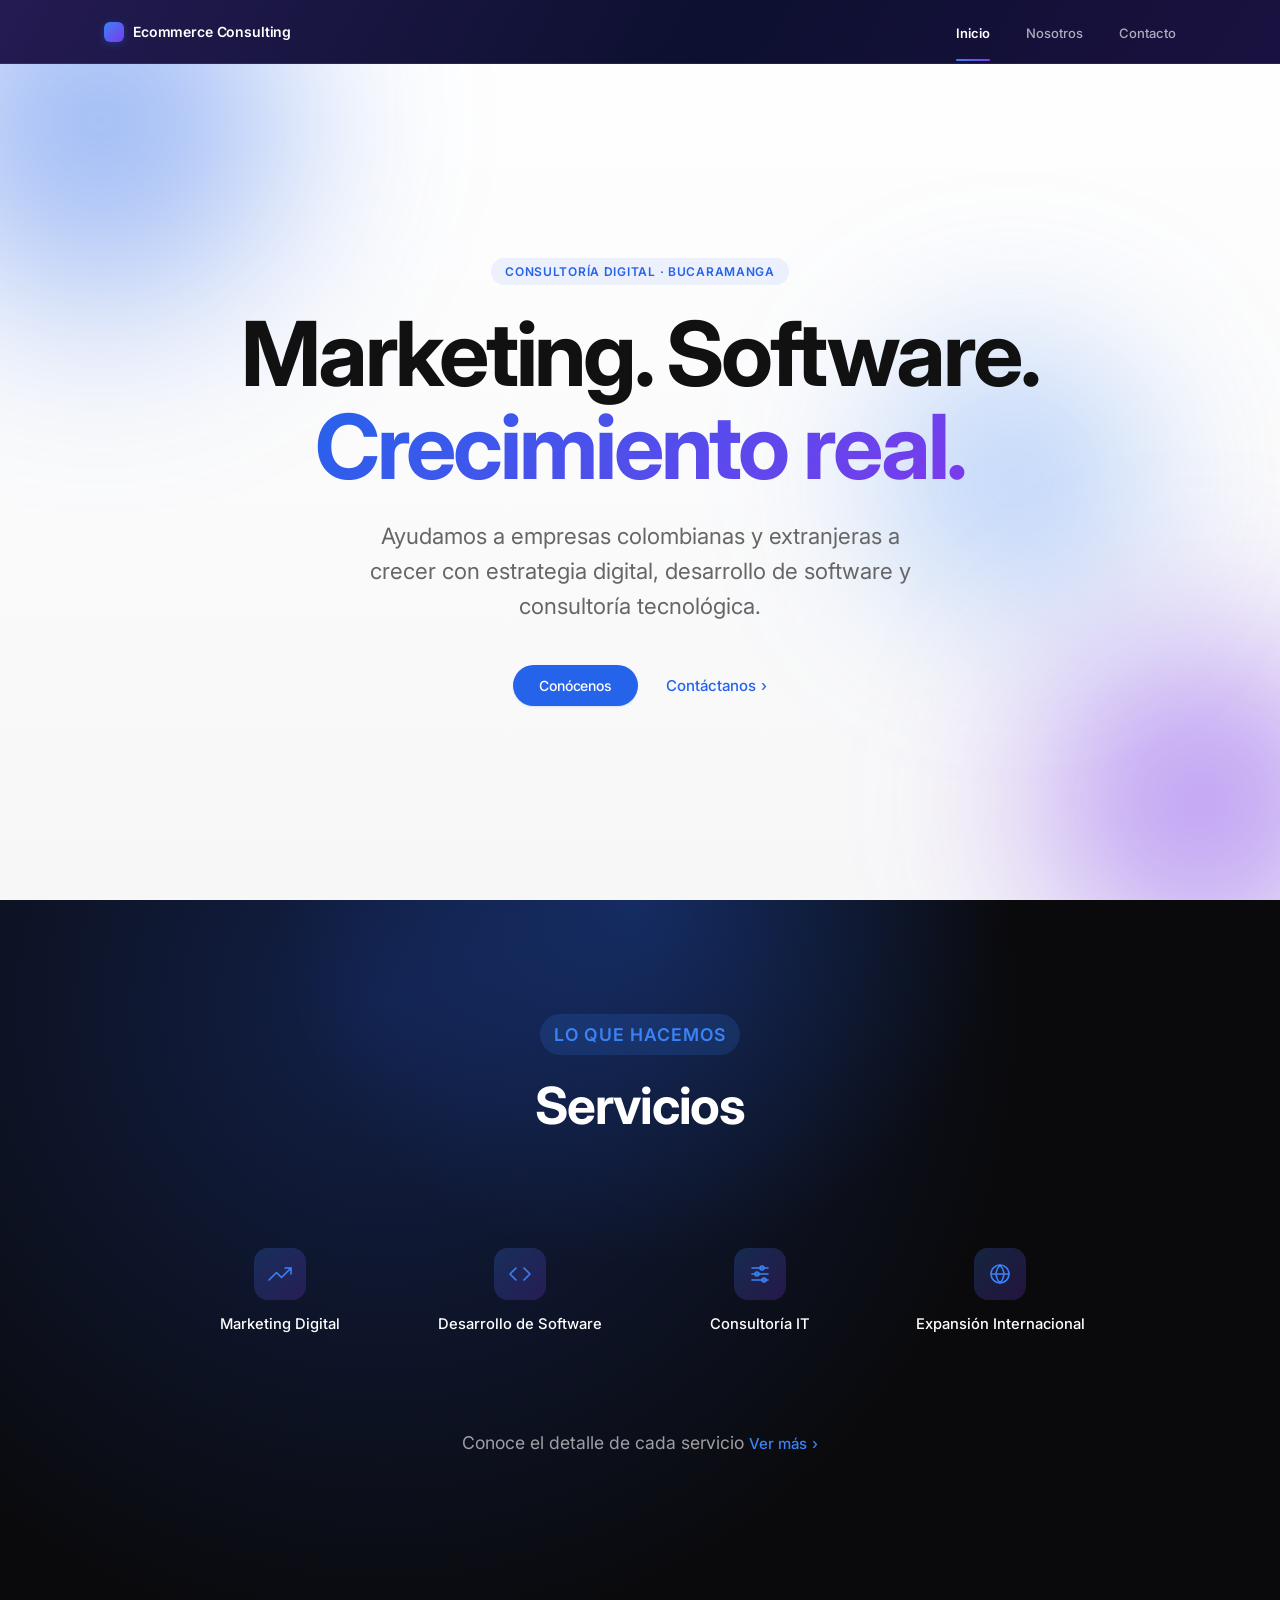
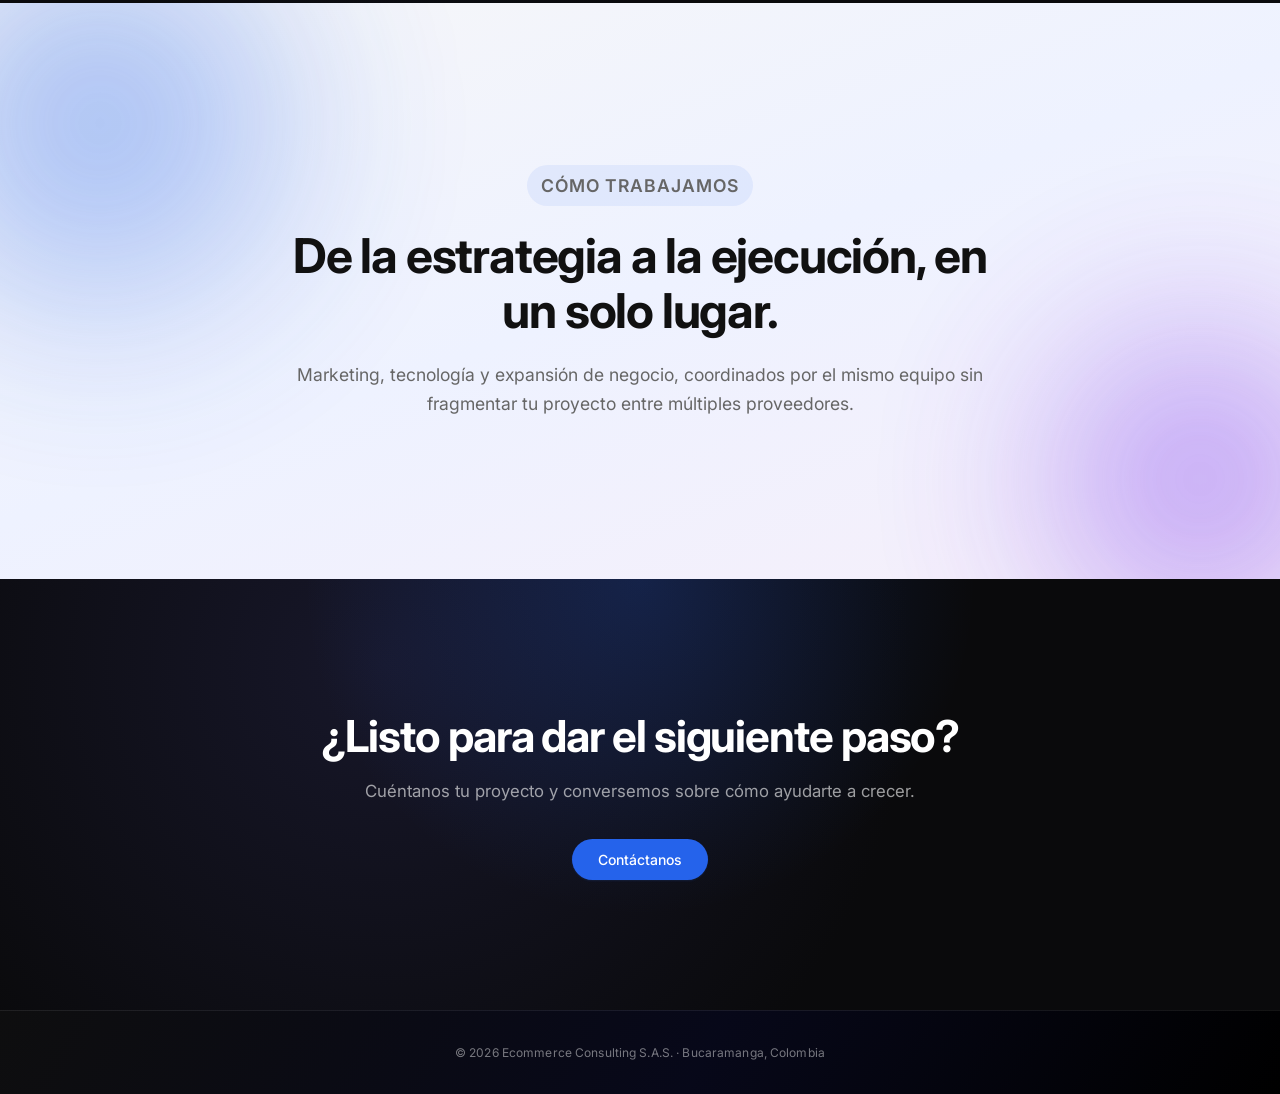
<file: index.html>
<!DOCTYPE html>
<html lang="es">
<head>
<meta charset="UTF-8">
<meta name="viewport" content="width=device-width, initial-scale=1.0">
<title>Ecommerce Consulting · Consultoría digital en Bucaramanga</title>
<meta name="description" content="Consultoría digital, desarrollo de software y estrategia de negocio en Bucaramanga, Colombia.">
<link rel="canonical" href="https://ecommercelconsul.com/">
<meta property="og:type" content="website">
<meta property="og:title" content="Ecommerce Consulting · Consultoría digital en Bucaramanga">
<meta property="og:description" content="Marketing digital, desarrollo de software y expansión de negocio, coordinados por un mismo equipo.">
<meta property="og:url" content="https://ecommercelconsul.com/">
<meta property="og:locale" content="es_CO">
<link rel="preconnect" href="https://fonts.googleapis.com">
<link rel="preconnect" href="https://fonts.gstatic.com" crossorigin>
<link href="https://fonts.googleapis.com/css2?family=Inter:wght@400;500;600;700&display=swap" rel="stylesheet">
<link rel="stylesheet" href="assets/css/styles.css">
<link rel="prefetch" href="nosotros.html">
<link rel="prefetch" href="contacto.html">
</head>
<body>

<nav id="mainNav">
  <div class="nav-inner">
    <a href="index.html" class="logo"><span class="logo-mark"></span><span class="logo-text">Ecommerce Consulting</span></a>
    <ul class="nav-links" id="navLinks">
      <li><a href="index.html" class="active">Inicio</a></li>
      <li><a href="nosotros.html">Nosotros</a></li>
      <li><a href="contacto.html">Contacto</a></li>
    </ul>
    <button class="nav-toggle" id="navToggle" aria-label="Abrir menú" aria-expanded="false" aria-controls="navLinks">
      <span></span><span></span><span></span>
    </button>
  </div>
</nav>

<section class="hero">
  <div class="orb orb1"></div>
  <div class="orb orb2"></div>
  <div class="orb orb3"></div>
  <div class="hero-content">
    <p class="eyebrow">Consultoría digital · Bucaramanga</p>
    <h1 class="hero-title">Marketing. Software.<br><span class="accent">Crecimiento real.</span></h1>
    <p class="hero-sub">Ayudamos a empresas colombianas y extranjeras a crecer con estrategia digital, desarrollo de software y consultoría tecnológica.</p>
    <div class="hero-cta">
      <a href="nosotros.html" class="btn btn-primary">Conócenos</a>
      <a href="contacto.html" class="link-arrow">Contáctanos</a>
    </div>
  </div>
</section>

<section class="section services-preview">
  <div class="section-header fade-in">
    <p class="eyebrow">Lo que hacemos</p>
    <h2>Servicios</h2>
  </div>
  <div class="mini-services">
    <div class="mini-service">
      <div class="service-icon"><svg viewBox="0 0 24 24"><polyline points="23 6 13.5 15.5 8.5 10.5 1 18"/><polyline points="17 6 23 6 23 12"/></svg></div>
      <span>Marketing Digital</span>
    </div>
    <div class="mini-service">
      <div class="service-icon"><svg viewBox="0 0 24 24"><polyline points="8 6 2 12 8 18"/><polyline points="16 6 22 12 16 18"/></svg></div>
      <span>Desarrollo de Software</span>
    </div>
    <div class="mini-service">
      <div class="service-icon"><svg viewBox="0 0 24 24"><line x1="4" y1="6" x2="20" y2="6"/><circle cx="14" cy="6" r="2"/><line x1="4" y1="12" x2="20" y2="12"/><circle cx="9" cy="12" r="2"/><line x1="4" y1="18" x2="20" y2="18"/><circle cx="16" cy="18" r="2"/></svg></div>
      <span>Consultoría IT</span>
    </div>
    <div class="mini-service">
      <div class="service-icon"><svg viewBox="0 0 24 24"><circle cx="12" cy="12" r="9"/><line x1="3" y1="12" x2="21" y2="12"/><path d="M12 3a15.3 15.3 0 014 9 15.3 15.3 0 01-4 9 15.3 15.3 0 01-4-9 15.3 15.3 0 014-9z"/></svg></div>
      <span>Expansión Internacional</span>
    </div>
  </div>
  <p class="nosotros-cta fade-in">Conoce el detalle de cada servicio <a href="nosotros.html" class="link-arrow">Ver más</a></p>
</section>

<section class="feature-band">
  <div class="orb orb1"></div>
  <div class="orb orb2"></div>
  <div class="feature-content fade-in">
    <p class="eyebrow">Cómo trabajamos</p>
    <h2>De la estrategia a la ejecución, en un solo lugar.</h2>
    <p>Marketing, tecnología y expansión de negocio, coordinados por el mismo equipo sin fragmentar tu proyecto entre múltiples proveedores.</p>
  </div>
</section>

<section class="cta-band">
  <div class="fade-in">
    <h2>¿Listo para dar el siguiente paso?</h2>
    <p>Cuéntanos tu proyecto y conversemos sobre cómo ayudarte a crecer.</p>
    <a href="contacto.html" class="btn btn-primary">Contáctanos</a>
  </div>
</section>

<footer>
  <p>© <span id="year"></span> Ecommerce Consulting S.A.S. · Bucaramanga, Colombia</p>
</footer>

<script src="assets/js/utils.js" defer></script>
<script src="assets/js/navigation.js" defer></script>
<script src="assets/js/animations.js" defer></script>
<script src="assets/js/main.js" defer></script>
</body>
</html>
</file>
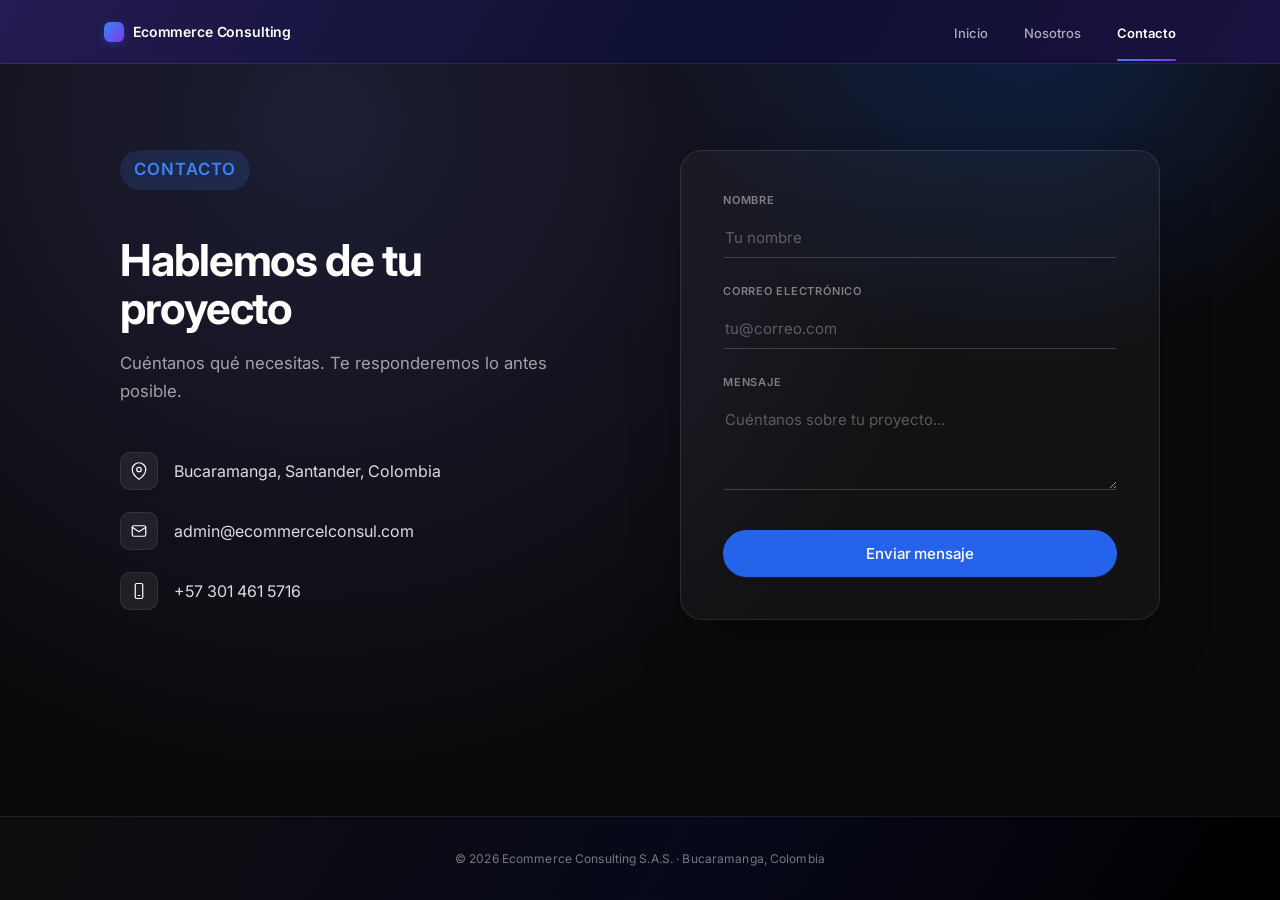
<file: contacto.html>
<!DOCTYPE html>
<html lang="es">
<head>
<meta charset="UTF-8">
<meta name="viewport" content="width=device-width, initial-scale=1.0">
<title>Contacto · Ecommerce Consulting</title>
<meta name="description" content="Escríbenos: admin@ecommercelconsul.com · +57 301 461 5716 · Bucaramanga, Colombia.">
<link rel="canonical" href="https://ecommercelconsul.com/contacto.html">
<meta property="og:type" content="website">
<meta property="og:title" content="Contacto · Ecommerce Consulting">
<meta property="og:description" content="Escríbenos: admin@ecommercelconsul.com · +57 301 461 5716 · Bucaramanga, Colombia.">
<meta property="og:url" content="https://ecommercelconsul.com/contacto.html">
<meta property="og:locale" content="es_CO">
<link rel="preconnect" href="https://fonts.googleapis.com">
<link rel="preconnect" href="https://fonts.gstatic.com" crossorigin>
<link href="https://fonts.googleapis.com/css2?family=Inter:wght@400;500;600;700&display=swap" rel="stylesheet">
<link rel="stylesheet" href="assets/css/styles.css">
<link rel="prefetch" href="index.html">
<link rel="prefetch" href="nosotros.html">
</head>
<body>

<nav id="mainNav">
  <div class="nav-inner">
    <a href="index.html" class="logo"><span class="logo-mark"></span><span class="logo-text">Ecommerce Consulting</span></a>
    <ul class="nav-links" id="navLinks">
      <li><a href="index.html">Inicio</a></li>
      <li><a href="nosotros.html">Nosotros</a></li>
      <li><a href="contacto.html" class="active">Contacto</a></li>
    </ul>
    <button class="nav-toggle" id="navToggle" aria-label="Abrir menú" aria-expanded="false" aria-controls="navLinks">
      <span></span><span></span><span></span>
    </button>
  </div>
</nav>

<section class="section contacto">
  <div class="contact-inner">
    <div class="contact-info fade-in">
      <p class="eyebrow">Contacto</p>
      <h2>Hablemos de tu proyecto</h2>
      <p>Cuéntanos qué necesitas. Te responderemos lo antes posible.</p>
      <div class="contact-row">
        <span class="icon-wrap"><svg viewBox="0 0 24 24"><path d="M21 10c0 7-9 13-9 13s-9-6-9-13a9 9 0 0118 0z"/><circle cx="12" cy="10" r="3"/></svg></span>
        <span>Bucaramanga, Santander, Colombia</span>
      </div>
      <div class="contact-row">
        <span class="icon-wrap"><svg viewBox="0 0 24 24"><rect x="3" y="5" width="18" height="14" rx="2"/><path d="M3 7l9 6 9-6"/></svg></span>
        <span>admin@ecommercelconsul.com</span>
      </div>
      <div class="contact-row">
        <span class="icon-wrap"><svg viewBox="0 0 24 24"><rect x="7" y="2" width="10" height="20" rx="2"/><line x1="11" y1="18" x2="13" y2="18"/></svg></span>
        <span>+57 301 461 5716</span>
      </div>
    </div>
    <form class="contact-form fade-in" id="contactForm">
      <div class="form-group">
        <label for="nombre">Nombre</label>
        <input type="text" id="nombre" placeholder="Tu nombre">
      </div>
      <div class="form-group">
        <label for="email">Correo electrónico</label>
        <input type="email" id="email" placeholder="tu@correo.com">
      </div>
      <div class="form-group">
        <label for="mensaje">Mensaje</label>
        <textarea id="mensaje" placeholder="Cuéntanos sobre tu proyecto..."></textarea>
      </div>
      <button type="submit" class="btn btn-primary">Enviar mensaje</button>
    </form>
  </div>
</section>

<footer>
  <p>© <span id="year"></span> Ecommerce Consulting S.A.S. · Bucaramanga, Colombia</p>
</footer>

<script src="assets/js/utils.js" defer></script>
<script src="assets/js/navigation.js" defer></script>
<script src="assets/js/animations.js" defer></script>
<script src="assets/js/contact.js" defer></script>
<script src="assets/js/main.js" defer></script>
</body>
</html>
</file>
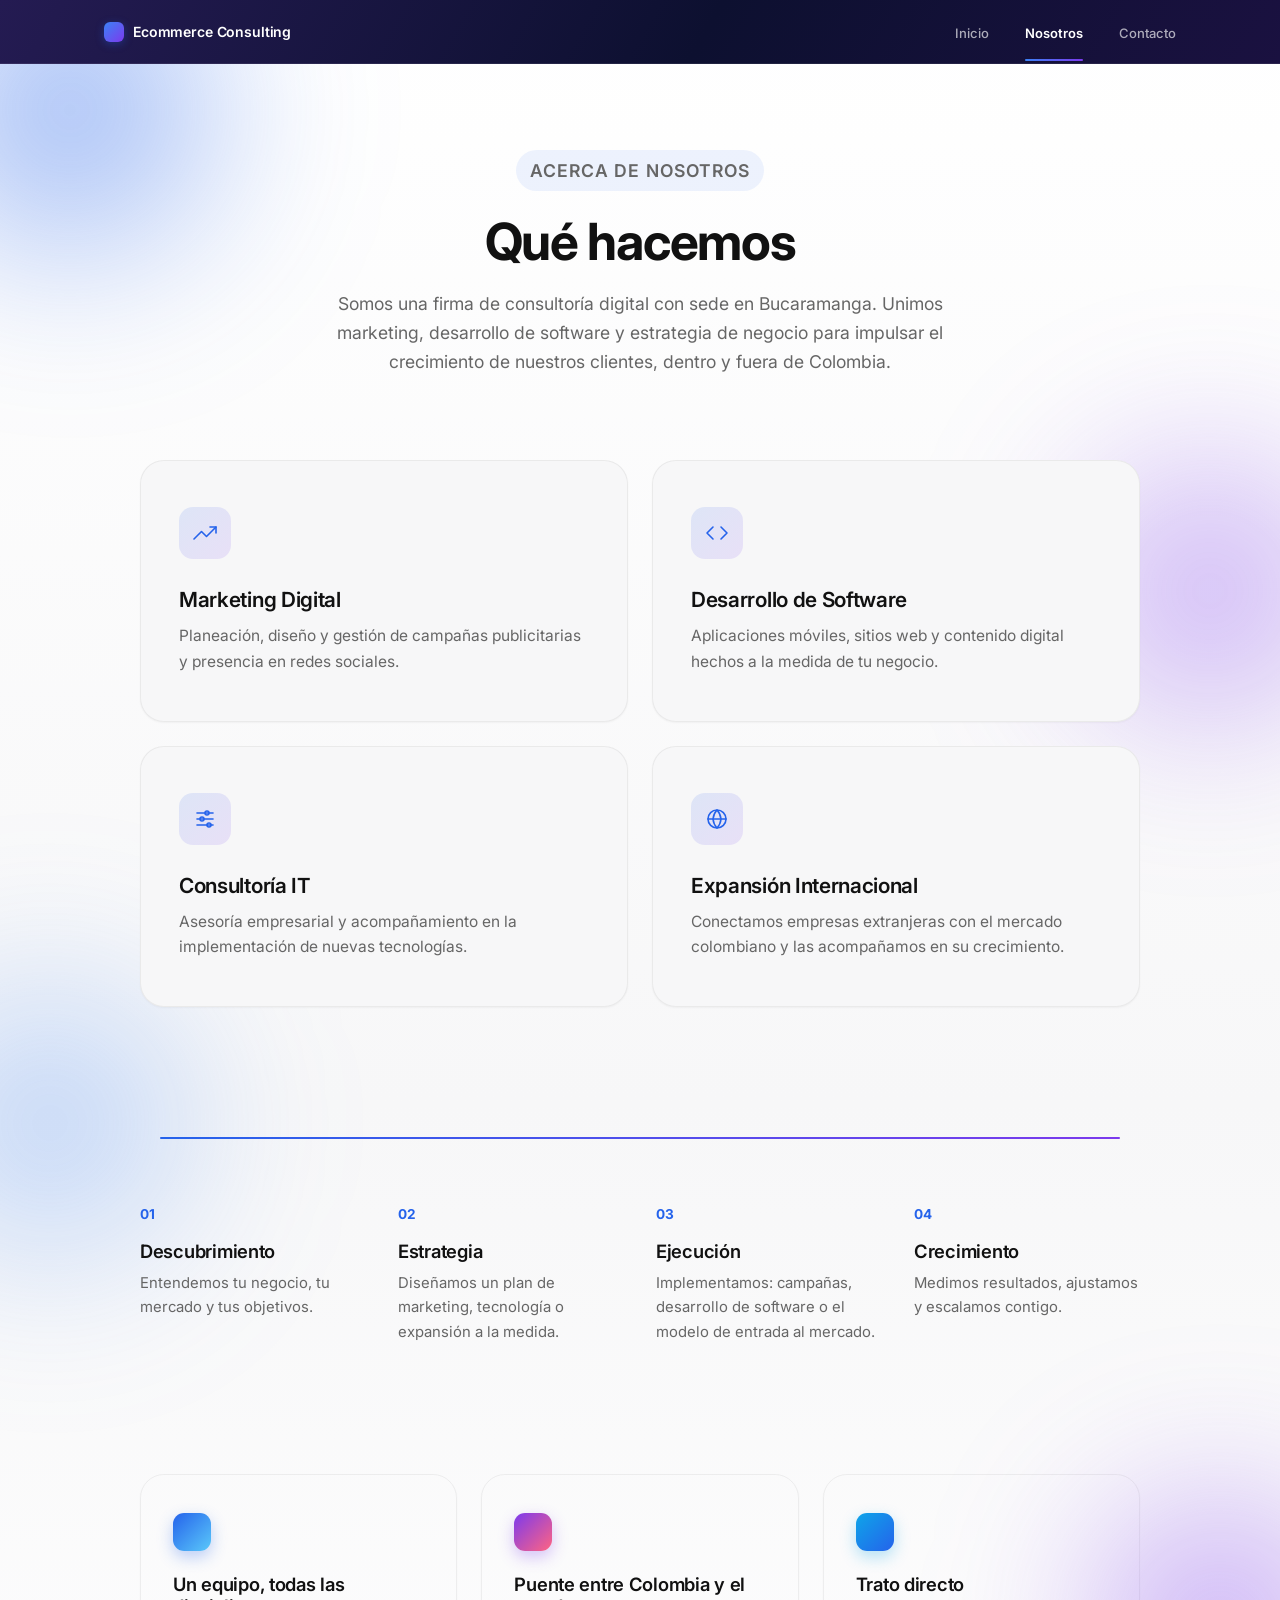
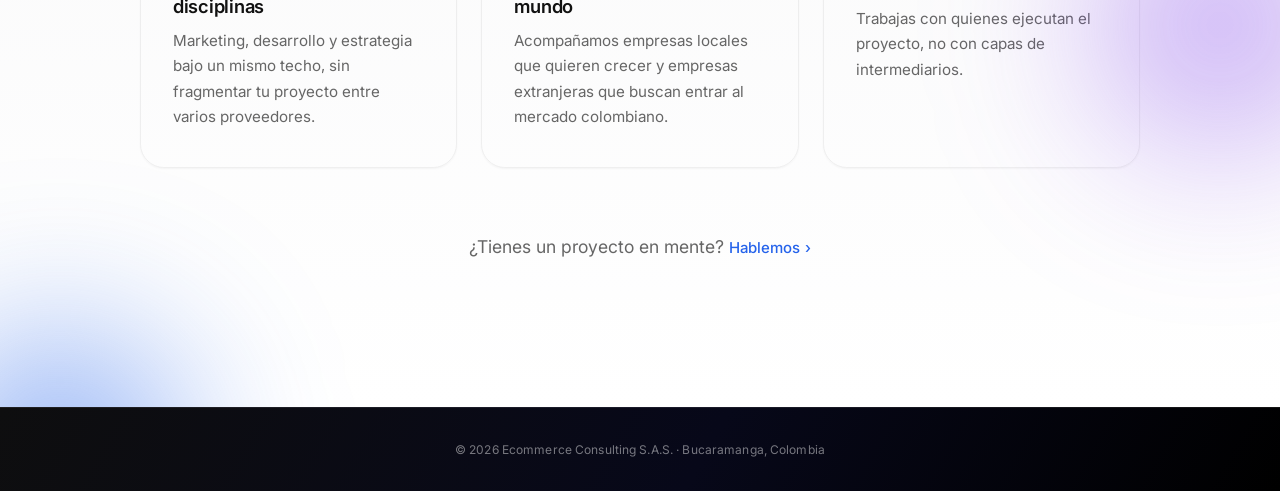
<file: nosotros.html>
<!DOCTYPE html>
<html lang="es">
<head>
<meta charset="UTF-8">
<meta name="viewport" content="width=device-width, initial-scale=1.0">
<title>Nosotros · Ecommerce Consulting</title>
<meta name="description" content="Marketing digital, desarrollo de software, consultoría IT y expansión internacional desde Bucaramanga.">
<link rel="canonical" href="https://ecommercelconsul.com/nosotros.html">
<meta property="og:type" content="website">
<meta property="og:title" content="Nosotros · Ecommerce Consulting">
<meta property="og:description" content="Firma de consultoría digital con sede en Bucaramanga: marketing, software, consultoría IT y expansión internacional.">
<meta property="og:url" content="https://ecommercelconsul.com/nosotros.html">
<meta property="og:locale" content="es_CO">
<link rel="preconnect" href="https://fonts.googleapis.com">
<link rel="preconnect" href="https://fonts.gstatic.com" crossorigin>
<link href="https://fonts.googleapis.com/css2?family=Inter:wght@400;500;600;700&display=swap" rel="stylesheet">
<link rel="stylesheet" href="assets/css/styles.css">
<link rel="prefetch" href="index.html">
<link rel="prefetch" href="contacto.html">
</head>
<body>

<nav id="mainNav">
  <div class="nav-inner">
    <a href="index.html" class="logo"><span class="logo-mark"></span><span class="logo-text">Ecommerce Consulting</span></a>
    <ul class="nav-links" id="navLinks">
      <li><a href="index.html">Inicio</a></li>
      <li><a href="nosotros.html" class="active">Nosotros</a></li>
      <li><a href="contacto.html">Contacto</a></li>
    </ul>
    <button class="nav-toggle" id="navToggle" aria-label="Abrir menú" aria-expanded="false" aria-controls="navLinks">
      <span></span><span></span><span></span>
    </button>
  </div>
</nav>

<section class="section nosotros-page">
  <div class="orb orb-a"></div>
  <div class="orb orb-b"></div>
  <div class="orb orb-c"></div>
  <div class="orb orb-d"></div>
  <div class="orb orb-e"></div>
  <div class="section-header fade-in">
    <p class="eyebrow">Acerca de nosotros</p>
    <h2>Qué hacemos</h2>
    <p>Somos una firma de consultoría digital con sede en Bucaramanga. Unimos marketing, desarrollo de software y estrategia de negocio para impulsar el crecimiento de nuestros clientes, dentro y fuera de Colombia.</p>
  </div>

  <div class="services-grid">
    <div class="service-card fade-in">
      <div class="service-icon"><svg viewBox="0 0 24 24"><polyline points="23 6 13.5 15.5 8.5 10.5 1 18"/><polyline points="17 6 23 6 23 12"/></svg></div>
      <h3>Marketing Digital</h3>
      <p>Planeación, diseño y gestión de campañas publicitarias y presencia en redes sociales.</p>
    </div>
    <div class="service-card fade-in">
      <div class="service-icon"><svg viewBox="0 0 24 24"><polyline points="8 6 2 12 8 18"/><polyline points="16 6 22 12 16 18"/></svg></div>
      <h3>Desarrollo de Software</h3>
      <p>Aplicaciones móviles, sitios web y contenido digital hechos a la medida de tu negocio.</p>
    </div>
    <div class="service-card fade-in">
      <div class="service-icon"><svg viewBox="0 0 24 24"><line x1="4" y1="6" x2="20" y2="6"/><circle cx="14" cy="6" r="2"/><line x1="4" y1="12" x2="20" y2="12"/><circle cx="9" cy="12" r="2"/><line x1="4" y1="18" x2="20" y2="18"/><circle cx="16" cy="18" r="2"/></svg></div>
      <h3>Consultoría IT</h3>
      <p>Asesoría empresarial y acompañamiento en la implementación de nuevas tecnologías.</p>
    </div>
    <div class="service-card fade-in">
      <div class="service-icon"><svg viewBox="0 0 24 24"><circle cx="12" cy="12" r="9"/><line x1="3" y1="12" x2="21" y2="12"/><path d="M12 3a15.3 15.3 0 014 9 15.3 15.3 0 01-4 9 15.3 15.3 0 01-4-9 15.3 15.3 0 014-9z"/></svg></div>
      <h3>Expansión Internacional</h3>
      <p>Conectamos empresas extranjeras con el mercado colombiano y las acompañamos en su crecimiento.</p>
    </div>
  </div>

  <div class="process">
    <div class="process-line"><div class="process-line-fill" id="processFill"></div></div>
    <div class="process-steps">
      <div class="process-step fade-in">
        <span class="process-num">01</span>
        <h3>Descubrimiento</h3>
        <p>Entendemos tu negocio, tu mercado y tus objetivos.</p>
      </div>
      <div class="process-step fade-in">
        <span class="process-num">02</span>
        <h3>Estrategia</h3>
        <p>Diseñamos un plan de marketing, tecnología o expansión a la medida.</p>
      </div>
      <div class="process-step fade-in">
        <span class="process-num">03</span>
        <h3>Ejecución</h3>
        <p>Implementamos: campañas, desarrollo de software o el modelo de entrada al mercado.</p>
      </div>
      <div class="process-step fade-in">
        <span class="process-num">04</span>
        <h3>Crecimiento</h3>
        <p>Medimos resultados, ajustamos y escalamos contigo.</p>
      </div>
    </div>
  </div>

  <div class="differentiators">
    <div class="diff-card">
      <div class="diff-mark"></div>
      <h3>Un equipo, todas las disciplinas</h3>
      <p>Marketing, desarrollo y estrategia bajo un mismo techo, sin fragmentar tu proyecto entre varios proveedores.</p>
    </div>
    <div class="diff-card">
      <div class="diff-mark"></div>
      <h3>Puente entre Colombia y el mundo</h3>
      <p>Acompañamos empresas locales que quieren crecer y empresas extranjeras que buscan entrar al mercado colombiano.</p>
    </div>
    <div class="diff-card">
      <div class="diff-mark"></div>
      <h3>Trato directo</h3>
      <p>Trabajas con quienes ejecutan el proyecto, no con capas de intermediarios.</p>
    </div>
  </div>

  <p class="nosotros-cta fade-in">¿Tienes un proyecto en mente? <a href="contacto.html" class="link-arrow">Hablemos</a></p>
</section>

<footer>
  <p>© <span id="year"></span> Ecommerce Consulting S.A.S. · Bucaramanga, Colombia</p>
</footer>

<script src="assets/js/utils.js" defer></script>
<script src="assets/js/navigation.js" defer></script>
<script src="assets/js/animations.js" defer></script>
<script src="assets/js/main.js" defer></script>
</body>
</html>
</file>
<file: assets/css/styles.css>
/* =========================================================
   Ecommerce Consulting — Estilos globales
   Dirección de diseño: minimalismo premium (Apple / Stripe / Linear / Vercel)
   ========================================================= */

:root{
  /* Superficies */
  --white:#ffffff;
  --gray-light:#f7f7f8;
  --dark:#0a0a0c;

  /* Texto */
  --ink:#111111;
  --text-secondary:#666666;

  /* Acento */
  --blue:#2563eb;
  --blue-dark:#1d4ed8;
  --blue-light:#3b82f6;
  --purple:#7c3aed;
  --teal:#0ea5e9;

  /* Bordes y sombras */
  --border-soft:rgba(17,17,17,0.06);
  --border-hover:rgba(37,99,235,0.32);
  --shadow-sm:0 1px 2px rgba(17,17,17,0.04);
  --shadow-md:0 16px 32px -12px rgba(17,17,17,0.10);
  --shadow-lg:0 30px 60px -16px rgba(17,17,17,0.16);
  --shadow-glow:0 10px 28px -6px rgba(37,99,235,0.35);

  --ease-out:cubic-bezier(0.16,1,0.3,1);
}
*{margin:0;padding:0;box-sizing:border-box;}
html{scroll-behavior:smooth;height:100%;}
@media (prefers-reduced-motion: reduce){
  html{scroll-behavior:auto;}
  *,*::before,*::after{animation-duration:0.01ms !important;animation-iteration-count:1 !important;transition-duration:0.01ms !important;}
}
body{
  font-family:'Inter','SF Pro Display',-apple-system,BlinkMacSystemFont,'Segoe UI',Roboto,Helvetica,Arial,sans-serif;
  background:var(--white);
  color:var(--ink);
  -webkit-font-smoothing:antialiased;
  overflow-x:hidden;
  min-height:100%;
  display:flex;
  flex-direction:column;
}
/* Empuja el footer al fondo cuando el contenido es más corto que la pantalla (nav es fixed, no cuenta en el flujo) */
body > section{flex:1 0 auto;}
footer{flex-shrink:0;}
section{scroll-margin-top:64px;}
svg{display:block;}
a{color:inherit;}
:focus-visible{outline:2px solid var(--blue);outline-offset:3px;}

/* ==== TRANSICIONES ENTRE PÁGINAS ==== */
@view-transition{
  navigation: auto;
}
::view-transition-old(root),
::view-transition-new(root){
  animation-duration:0.4s;
  animation-timing-function:ease;
}
@media (prefers-reduced-motion: reduce){
  ::view-transition-group(*),
  ::view-transition-old(*),
  ::view-transition-new(*){
    animation:none !important;
  }
}

/* ==== NAV ==== */
nav{
  position:fixed;top:0;left:0;right:0;height:64px;
  display:flex;align-items:center;
  background:linear-gradient(120deg,#241b52 0%,#0d1030 55%,#1a1140 100%);
  z-index:1000;
  border-bottom:1px solid rgba(255,255,255,0.08);
  transition:box-shadow 0.3s ease;
  view-transition-name: site-nav;
}
nav.scrolled{box-shadow:0 8px 24px -16px rgba(0,0,0,0.5);}
.nav-inner{
  max-width:1120px;margin:0 auto;width:100%;
  display:flex;align-items:center;justify-content:space-between;
  padding:0 24px;
}
.logo{display:flex;align-items:center;gap:9px;text-decoration:none;font-size:14px;font-weight:600;letter-spacing:-0.01em;color:var(--white);}
.logo-mark{width:20px;height:20px;border-radius:6px;background:linear-gradient(135deg,var(--blue-light),var(--purple));flex-shrink:0;box-shadow:0 2px 8px rgba(37,99,235,0.35);}
.nav-links{display:flex;gap:36px;list-style:none;}
.nav-links a{position:relative;font-size:13px;font-weight:500;text-decoration:none;color:var(--white);opacity:0.65;transition:opacity 0.2s ease;}
.nav-links a:hover{opacity:1;}
.nav-links a.active{opacity:1;font-weight:600;}
.nav-links a.active::after{content:'';position:absolute;left:0;right:0;bottom:-20px;height:2px;background:linear-gradient(90deg,var(--blue-light),var(--purple));border-radius:2px;}

/* ==== NAV: botón hamburguesa (móvil) ==== */
.nav-toggle{
  display:none;
  flex-direction:column;
  justify-content:center;
  align-items:center;
  gap:5px;
  width:36px;height:36px;
  background:transparent;border:none;cursor:pointer;padding:0;
  flex-shrink:0;
}
.nav-toggle span{
  display:block;width:20px;height:2px;border-radius:2px;
  background:var(--white);
  transition:transform 0.3s var(--ease-out), opacity 0.2s ease;
}
.nav-toggle[aria-expanded="true"] span:nth-child(1){transform:translateY(7px) rotate(45deg);}
.nav-toggle[aria-expanded="true"] span:nth-child(2){opacity:0;}
.nav-toggle[aria-expanded="true"] span:nth-child(3){transform:translateY(-7px) rotate(-45deg);}

@media (max-width:720px){
  .nav-toggle{display:flex;}
  .nav-links{
    position:fixed;top:64px;left:0;right:0;
    flex-direction:column;gap:0;
    background:linear-gradient(160deg,#1a1140 0%,#0d1030 100%);
    border-bottom:1px solid rgba(255,255,255,0.08);
    padding:0 24px;
    max-height:0;overflow:hidden;opacity:0;
    pointer-events:none;
    transition:max-height 0.4s var(--ease-out), opacity 0.3s ease;
  }
  .nav-links.is-open{max-height:280px;opacity:1;pointer-events:auto;padding:8px 24px 20px;}
  .nav-links li{width:100%;}
  .nav-links a{display:block;padding:14px 2px;font-size:15px;border-bottom:1px solid rgba(255,255,255,0.07);}
  .nav-links a.active::after{display:none;}
}

/* ==== BOTONES ==== */
.btn{display:inline-block;padding:12px 26px;border-radius:980px;font-size:14px;font-weight:500;text-decoration:none;border:none;cursor:pointer;font-family:inherit;letter-spacing:-0.005em;transition:transform 0.25s var(--ease-out), box-shadow 0.25s var(--ease-out), background 0.25s ease;}
.btn-primary{background:var(--blue);color:var(--white);box-shadow:0 1px 2px rgba(37,99,235,0.15);}
.btn-primary:hover{background:var(--blue-dark);transform:translateY(-2px);box-shadow:var(--shadow-glow);}
.btn-primary:active{transform:translateY(0);}
.link-arrow{color:var(--blue);font-size:15px;font-weight:500;text-decoration:none;}
.link-arrow::after{content:'\203A';margin-left:5px;display:inline-block;transition:margin-left 0.2s var(--ease-out);}
.link-arrow:hover::after{margin-left:9px;}

/* ==== EYEBROW ==== */
.eyebrow{
  display:inline-flex;align-items:center;
  font-size:12px;font-weight:600;letter-spacing:0.06em;text-transform:uppercase;
  color:var(--blue);background:rgba(37,99,235,0.08);
  padding:6px 14px;border-radius:980px;
  margin-bottom:22px;
}

/* ==== HERO (Inicio) ==== */
.hero{
  position:relative;min-height:100vh;padding-top:64px;
  display:flex;align-items:center;justify-content:center;text-align:center;
  overflow:hidden;
  background:linear-gradient(180deg,#ffffff 0%,#f7f7f8 100%);
}
.orb{
  position:absolute;border-radius:50%;filter:blur(76px);z-index:0;
  transform:translate(calc(var(--px,0) * 1px), calc(var(--py,0) * 1px));
  will-change:transform;
}
.orb1{width:560px;height:560px;background:radial-gradient(circle,rgba(37, 100, 235, 0.582),transparent 70%);top:-160px;left:-180px;}
.orb2{width:460px;height:460px;background:radial-gradient(circle,rgba(124, 58, 237, 0.675),transparent 70%);bottom:-130px;right:-150px;}
.orb3{width:380px;height:380px;background:radial-gradient(circle,rgba(59, 131, 246, 0.489),transparent 70%);top:32%;right:6%;}
.hero-content{position:relative;z-index:1;max-width:860px;padding:0 24px;}
.hero-title{font-size:clamp(2.6rem,7vw,5.75rem);font-weight:700;letter-spacing:-0.035em;line-height:1.04;margin-bottom:26px;opacity:0;animation:fadeUp 0.9s var(--ease-out) 0.05s forwards;}
.accent{background:linear-gradient(135deg,var(--blue),var(--purple));-webkit-background-clip:text;background-clip:text;-webkit-text-fill-color:transparent;color:transparent;}
.hero-sub{font-size:clamp(1.05rem,2vw,1.4rem);color:var(--text-secondary);max-width:560px;margin:0 auto 42px;line-height:1.55;font-weight:400;opacity:0;animation:fadeUp 0.9s var(--ease-out) 0.2s forwards;}
.hero-cta{display:flex;gap:28px;align-items:center;justify-content:center;opacity:0;animation:fadeUp 0.9s var(--ease-out) 0.35s forwards;}

@keyframes fadeUp{from{opacity:0;transform:translateY(26px);}to{opacity:1;transform:translateY(0);}}

/* ==== SECCIONES GENERALES ==== */
.section{padding:150px 24px;}
.section-header{max-width:680px;margin:0 auto 84px;text-align:center;}
.section-header h2{font-size:clamp(2rem,4.4vw,3.2rem);font-weight:700;letter-spacing:-0.025em;margin-bottom:20px;line-height:1.1;}
.section-header p{font-size:1.1rem;color:var(--text-secondary);line-height:1.65;}

.fade-in{
  opacity:0;
  transform:translateY(46px) scale(0.97);
  transition:opacity 0.9s var(--ease-out), transform 0.9s var(--ease-out);
}
.fade-in.is-visible{opacity:1;transform:translateY(0) scale(1);}

/* ==== NOSOTROS: fondo de la página ==== */
.nosotros-page{
  position:relative;overflow:hidden;
  background:linear-gradient(180deg,#ffffff 0%, #f7f7f8 55%, #ffffff 100%);
}

/* 5 orbes repartidos en toda la altura de la página (evita tramos en blanco al hacer scroll) */
.nosotros-page .orb-a{width:420px;height:420px;background:radial-gradient(circle,rgba(37, 100, 235, 0.56),transparent 70%);top:-100px;left:-140px;}
.nosotros-page .orb-b{width:380px;height:380px;background:radial-gradient(circle,rgba(124, 58, 237, 0.485),transparent 70%);top:20%;right:-120px;}
.nosotros-page .orb-c{width:400px;height:400px;background:radial-gradient(circle,rgba(59, 131, 246, 0.383),transparent 70%);top:46%;left:-150px;}
.nosotros-page .orb-d{width:360px;height:360px;background:radial-gradient(circle,rgba(124, 58, 237, 0.571),transparent 70%);top:72%;right:-120px;}
.nosotros-page .orb-e{width:340px;height:340px;background:radial-gradient(circle,rgba(37, 100, 235, 0.775),transparent 70%);top:94%;left:-110px;}

/* ==== NOSOTROS: servicios ==== */
.services-grid{max-width:1000px;margin:0 auto;display:grid;grid-template-columns:repeat(2,1fr);gap:24px;}
.service-card{
  background:var(--gray-light);
  border-radius:24px;padding:46px 38px;
  border:1px solid var(--border-soft);
  box-shadow:var(--shadow-sm);
  transition:border-color 0.35s ease, box-shadow 0.35s var(--ease-out), transform 0.35s var(--ease-out);
}
.service-card:hover{border-color:var(--border-hover);box-shadow:var(--shadow-lg);transform:translateY(-6px);background:var(--white);}
.service-icon{width:52px;height:52px;border-radius:14px;background:linear-gradient(135deg,rgba(37,99,235,0.12),rgba(124,58,237,0.12));display:flex;align-items:center;justify-content:center;margin-bottom:28px;transition:transform 0.35s var(--ease-out);}
.service-card:hover .service-icon{transform:scale(1.08) rotate(-3deg);}
.service-icon svg{width:24px;height:24px;stroke:var(--blue);fill:none;stroke-width:1.6;stroke-linecap:round;stroke-linejoin:round;}
.service-card h3{font-size:1.3rem;font-weight:600;letter-spacing:-0.015em;margin-bottom:11px;}
.service-card p{color:var(--text-secondary);font-size:0.97rem;line-height:1.65;}
.nosotros-cta{text-align:center;margin-top:68px;font-size:1.1rem;color:var(--text-secondary);}

/* ==== NOSOTROS: proceso ==== */
.process{max-width:1000px;margin:130px auto 0;position:relative;}
.process-line{position:relative;height:2px;background:var(--border-soft);border-radius:3px;margin:0 20px 60px;display:none;}
.process-line-fill{position:absolute;top:0;left:0;height:100%;width:0;background:linear-gradient(90deg,var(--blue),var(--purple));border-radius:3px;transition:width 1.4s var(--ease-out);}
.process-steps{display:grid;grid-template-columns:repeat(4,1fr);gap:32px;}
.process-step{text-align:left;position:relative;padding-top:4px;}
.process-num{display:inline-block;font-size:0.85rem;font-weight:700;color:var(--blue);margin-bottom:18px;letter-spacing:0.02em;}
.process-step h3{font-size:1.15rem;font-weight:600;margin-bottom:9px;letter-spacing:-0.015em;}
.process-step p{color:var(--text-secondary);font-size:0.93rem;line-height:1.65;}
@media (min-width:720px){ .process-line{display:block;} }

/* ==== NOSOTROS: diferenciadores ==== */
.differentiators{max-width:1000px;margin:130px auto 0;display:grid;grid-template-columns:repeat(3,1fr);gap:24px;}
.diff-card{border:1px solid var(--border-soft);border-radius:24px;padding:38px 32px;box-shadow:var(--shadow-sm);transition:border-color 0.35s ease, box-shadow 0.35s var(--ease-out), transform 0.35s var(--ease-out);}
.diff-card:hover{border-color:var(--border-hover);box-shadow:var(--shadow-md);transform:translateY(-4px);}
.diff-mark{width:38px;height:38px;border-radius:11px;margin-bottom:22px;}
.diff-card:nth-child(1) .diff-mark{background:linear-gradient(135deg,var(--blue),#5ac8fa);box-shadow:0 6px 16px rgba(37,99,235,0.3);}
.diff-card:nth-child(2) .diff-mark{background:linear-gradient(135deg,var(--purple),#ff6482);box-shadow:0 6px 16px rgba(124,58,237,0.3);}
.diff-card:nth-child(3) .diff-mark{background:linear-gradient(135deg,var(--teal),var(--blue));box-shadow:0 6px 16px rgba(14,165,233,0.3);}
.diff-card h3{font-size:1.15rem;font-weight:600;margin-bottom:11px;letter-spacing:-0.015em;}
.diff-card p{color:var(--text-secondary);font-size:0.95rem;line-height:1.65;}

/* ==== INICIO: servicios compactos ==== */
.services-preview{
  position:relative;overflow:hidden;
  padding-top:114px;
  background:radial-gradient(circle at 30% 15%, #122048 0%, var(--dark) 60%);
  color:var(--white);
}
.services-preview::before{
  content:'';position:absolute;inset:0;z-index:0;pointer-events:none;
  background:radial-gradient(520px circle at 50% 0%, rgba(37,99,235,0.28), transparent 70%);
}
.services-preview > *{position:relative;z-index:1;}
.services-preview .eyebrow{color:var(--blue-light);background:rgba(59,130,246,0.16);}
.services-preview .section-header h2{color:var(--white);}
.mini-services{max-width:940px;margin:0 auto;display:flex;justify-content:space-between;gap:20px;flex-wrap:wrap;}
.mini-service{flex:1;min-width:170px;display:flex;flex-direction:column;align-items:center;text-align:center;gap:15px;padding:30px 16px;border-radius:20px;border:1px solid transparent;transition:background 0.35s ease, border-color 0.35s ease, transform 0.35s var(--ease-out);}
.mini-service:hover{background:rgba(255,255,255,0.06);border-color:rgba(255,255,255,0.12);transform:translateY(-4px);}
.mini-service .service-icon{margin-bottom:0;background:linear-gradient(135deg,rgba(59,130,246,0.22),rgba(124,58,237,0.22));}
.mini-service .service-icon svg{stroke:var(--blue-light);}
.mini-service span{font-size:0.92rem;font-weight:500;color:var(--white);}
.services-preview .nosotros-cta{color:rgba(255,255,255,0.6);}
.services-preview .link-arrow{color:var(--blue-light);}

/* ==== INICIO: banda destacada (con parallax) ==== */
.feature-band{
  position:relative;min-height:64vh;
  display:flex;align-items:center;justify-content:center;text-align:center;
  overflow:hidden;
  background:linear-gradient(160deg,#f7f7f8 0%, #eef2ff 50%, #f6effa 100%);
  padding:100px 24px;
}
.feature-band .orb{opacity:0.8;}
.feature-content{position:relative;z-index:1;max-width:720px;}
.feature-content h2{font-size:clamp(1.9rem,4.5vw,3rem);font-weight:700;letter-spacing:-0.025em;line-height:1.15;margin-bottom:22px;}
.feature-content p{font-size:1.1rem;color:var(--text-secondary);line-height:1.65;}

/* ==== INICIO: banda de cierre (CTA) ==== */
.cta-band{
  position:relative;overflow:hidden;
  background:radial-gradient(circle at 30% 20%, #17172a 0%, var(--dark) 55%);
  color:var(--white);text-align:center;padding:130px 24px;
}
.cta-band::before{
  content:'';position:absolute;inset:0;z-index:0;pointer-events:none;
  background:radial-gradient(480px circle at 50% 0%, rgba(37,99,235,0.22), transparent 70%);
}
.cta-band > *{position:relative;z-index:1;}
.cta-band h2{font-size:clamp(1.9rem,4vw,2.75rem);font-weight:700;letter-spacing:-0.025em;margin-bottom:18px;}
.cta-band p{color:rgba(255,255,255,0.6);font-size:1.05rem;margin-bottom:38px;}

/* ==== CONTACTO ==== */
.contacto{
  position:relative;overflow:hidden;
  background:radial-gradient(circle at 25% 15%, #1e1e36 0%, var(--dark) 55%);
  color:var(--white);
}
.contacto::before{
  content:'';position:absolute;inset:0;z-index:0;pointer-events:none;
  background:radial-gradient(520px circle at 80% 0%, rgba(37, 100, 235, 0.267), transparent 70%);
}
.contacto > *{position:relative;z-index:1;}
.contacto .eyebrow{color:var(--blue-light);background:rgba(59,130,246,0.14);}
.contact-inner{max-width:1040px;margin:0 auto;display:grid;grid-template-columns:1fr 1fr;gap:80px;align-items:start;}
.contact-info h2{font-size:clamp(1.9rem,4vw,2.75rem);font-weight:700;letter-spacing:-0.025em;margin-bottom:18px;line-height:1.1;}
.contact-info>p{color:rgba(255,255,255,0.6);font-size:1.05rem;line-height:1.65;margin-bottom:46px;}
.contact-row{display:flex;align-items:center;gap:16px;margin-bottom:22px;}
.contact-row .icon-wrap{width:38px;height:38px;border-radius:10px;background:rgba(255,255,255,0.07);border:1px solid rgba(255,255,255,0.08);display:flex;align-items:center;justify-content:center;flex-shrink:0;}
.contact-row svg{width:18px;height:18px;stroke:var(--white);fill:none;stroke-width:1.6;stroke-linecap:round;stroke-linejoin:round;}
.contact-row span{font-size:1rem;color:rgba(255,255,255,0.85);}

.contact-form{background:rgba(255,255,255,0.035);border:1px solid rgba(255,255,255,0.1);border-radius:22px;padding:42px;box-shadow:0 30px 60px -20px rgba(0,0,0,0.5);}
.form-group{margin-bottom:26px;}
.form-group label{display:block;font-size:11px;font-weight:600;text-transform:uppercase;letter-spacing:0.07em;color:rgba(255,255,255,0.45);margin-bottom:11px;}
.form-group input,.form-group textarea{width:100%;background:transparent;border:none;border-bottom:1px solid rgba(255,255,255,0.18);color:var(--white);font-size:15px;padding:10px 2px;font-family:inherit;transition:border-color 0.25s ease;}
.form-group input:focus,.form-group textarea:focus{outline:none;border-bottom-color:var(--blue-light);}
.form-group textarea{resize:vertical;min-height:90px;}
.form-group input::placeholder,.form-group textarea::placeholder{color:rgba(255,255,255,0.3);}
.contact-form .btn-primary{width:100%;text-align:center;margin-top:10px;font-size:15px;padding:14px 24px;}

/* ==== FOOTER ==== */
footer{
  background:linear-gradient(120deg,#0e0e0f 0%,#070819 55%,#000000 100%);
  border-top:1px solid rgba(255,255,255,0.08);
  padding:34px 24px;text-align:center;
  view-transition-name: site-footer;
}
footer p{font-size:12px;color:rgba(255,255,255,0.45);letter-spacing:0.01em;}  

/* ==== RESPONSIVE ==== */
@media (max-width:900px){
  .services-grid{grid-template-columns:1fr;}
  .contact-inner{grid-template-columns:1fr;gap:56px;}
  .process-steps{grid-template-columns:repeat(2,1fr);}
  .differentiators{grid-template-columns:1fr;}
}
/* Menos orbes y menos blur en móvil: mismo look, mucho menor costo de pintado en GPUs de gama media/baja */
@media (max-width:640px){
  .orb{filter:blur(52px);}
  .nosotros-page .orb-c,
  .nosotros-page .orb-e{display:none;}
}
@media (max-width:480px){
  .nav-links{gap:16px;}
  .nav-links a{font-size:11px;}
  .logo .logo-text{display:none;}
  .section{padding:110px 20px;}
  .hero-cta{gap:20px;flex-wrap:wrap;}
  .contact-form{padding:28px;}
  .process-steps{grid-template-columns:1fr;}
  .mini-services{flex-direction:column;}
}
</file>
